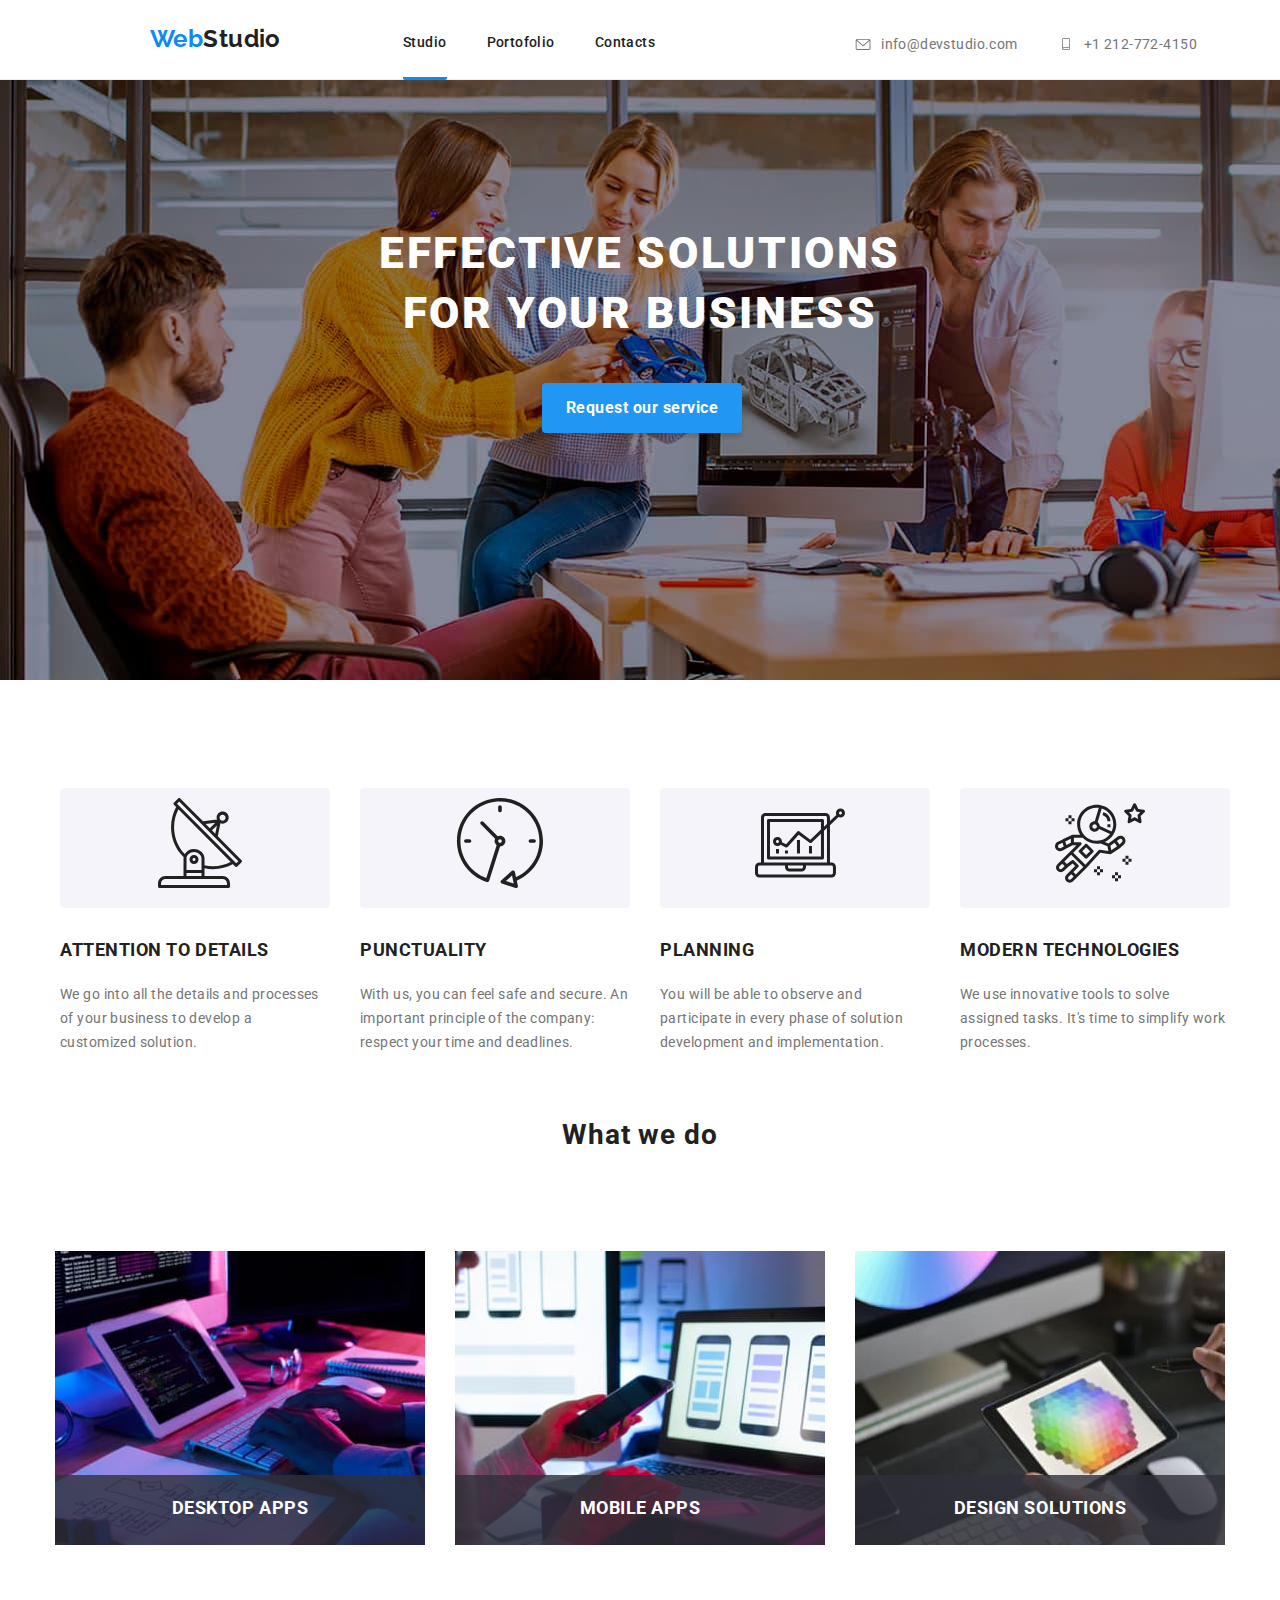
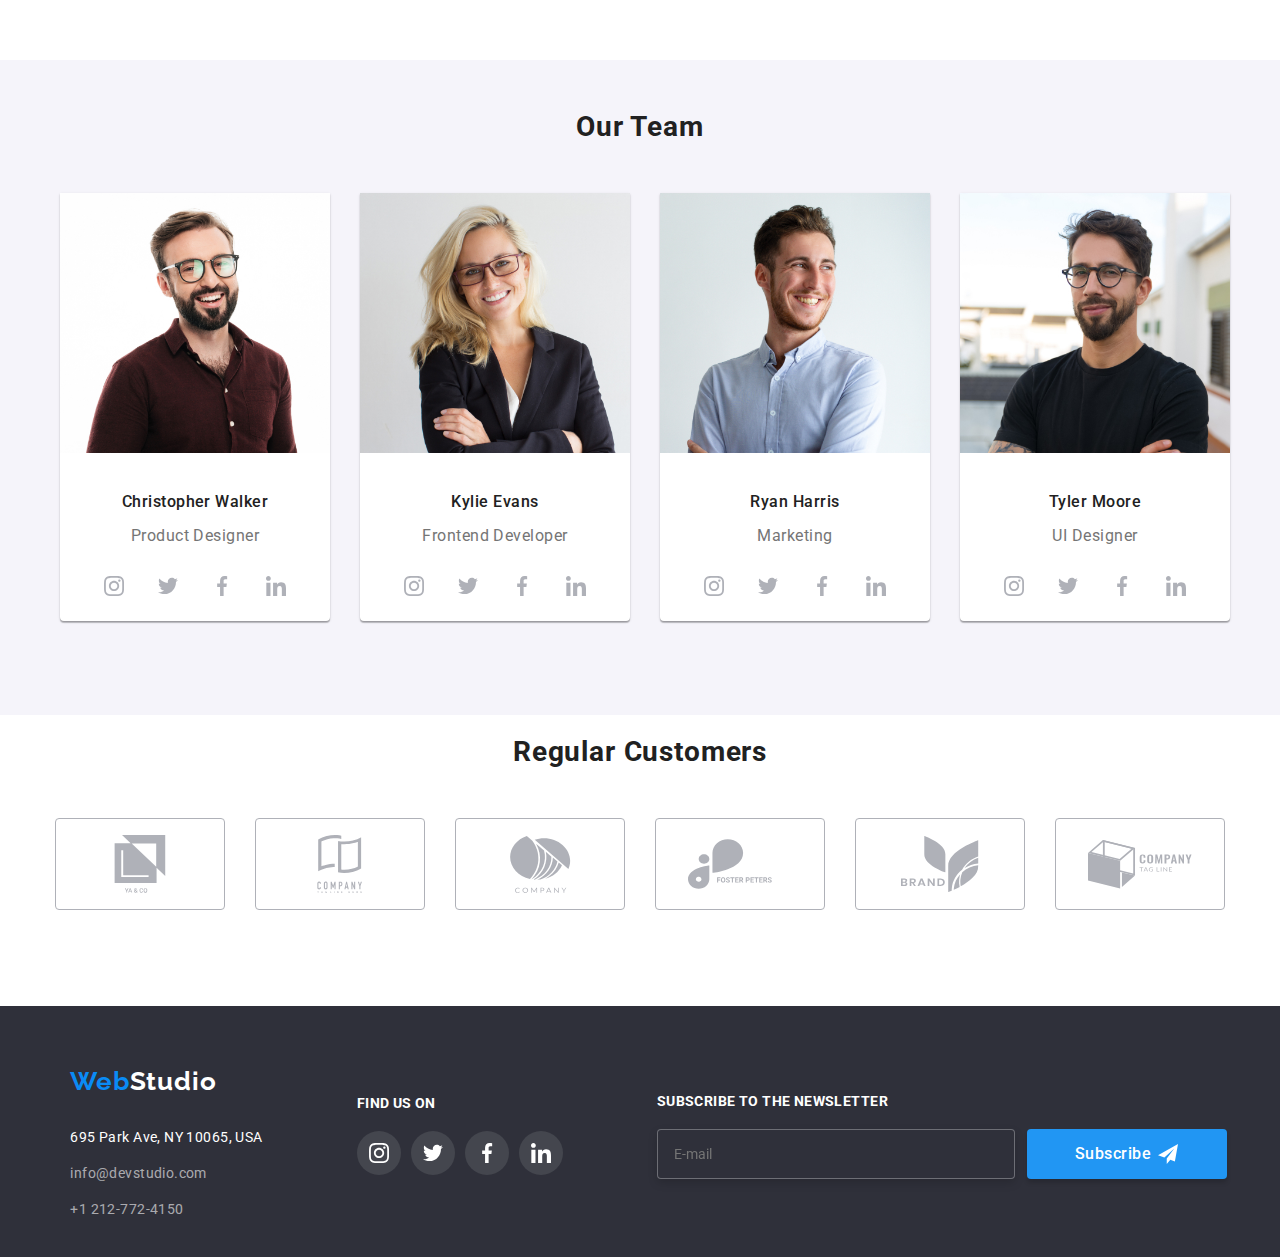
<file: index.html>
<!DOCTYPE html>
<html lang="en">
  <head>
    <meta charset="UTF-8" />
    <meta http-equiv="X-UA-Compatible" content="IE=edge" />
    <meta name="viewport" content="width=device-width, initial-scale=1.0" />
    <title>WebStudio</title>
    <link
      rel="stylesheet"
      href="https://cdnjs.cloudflare.com/ajax/libs/modern-normalize/1.0.0/modern-normalize.min.css"
    />
    <link rel="stylesheet" href="css/main.min.css" />
  </head>
  <style>
    ul {
      list-style-type: none;
    }
    li {
      list-style-type: none;
    }
  </style>
  <body>
    <header class="header">
      <div class="container">
        <a class="logo" href="index.html"><span class="logo-span">Web</span>Studio</a>
        <nav class="navigation  js-menu-container " >
          <button class="js-close-menu  button--close-menu">&times;</button>
          <div>
            <ul class="navigation__links">
              <li class="header__hidden">
                <a class="nav-border" href="index.html">Studio</a></li>
              <li class="header__hidden">
                <a 
                  href="portofolio.html"
                  link="http://127.0.0.1:5500/portofolio.html"
                  >Portofolio</a
                >
              </li>
              <li class="header__hidden">
                
                <a 
                href="contacts.html">Contacts</a>
              </li>
            </ul>
          </div>
          <div>
            <ul class="navigation__contact">           
              <li>               
                <a class="navigation__contact--mail mobile-mail" href="mailto:info@devstudio.com"
                >info@devstudio.com
                 <svg class="header-svg">
                  <use href="./symbol-defs.svg#icon-envelope"></use>
                </svg>
                   </a>
              </li>
              <li> 
                <a class="navigation__contact--telephone mobile-tel" href="tel:12127724150">+1 212-772-4150
                  <svg class="header-svg">
                    <use href="./symbol-defs.svg#icon-smartphone" >
                    </use>
                  </svg>
                </a>
              </li>
            </ul>
          </div>
          <div>
            <ul class="nav-links">
                <li>
                    Instagram
                </li>
                <li>|</li>
                <li>
                    Twitter
                </li>
                <li>|</li>
                <li>
                    Facebook
                </li>
                <li>|</li>
                <li>
                    LinkedIn
                </li>
            </ul>
        </div>
        </nav>
        <button
          class="menu-toggle js-open-menu"
          aria-expanded="false"
          aria-controls="mobile-menu"
        >
          <svg
            width="24"
            height="24"
            fill="currentColor"
            viewBox="0 0 20 20"
            xmlns="http://www.w3.org/2000/svg"
          >
            <path
              fill-rule="evenodd"
              d="M3 5a1 1 0 011-1h12a1 1 0 110 2H4a1 1 0 01-1-1zM3 10a1 1 0 011-1h12a1 1 0 110 2H4a1 1 0 01-1-1zM3 15a1 1 0 011-1h12a1 1 0 110 2H4a1 1 0 01-1-1z"
              clip-rule="evenodd"
            ></path>
          </svg>
        </button>

      
      </div>
    </header>
      </div>
    </header>
    <main>
      <!--Hero section-->
      <section class="section hero-section">
        <div class="container">
          <h1 class="hero-section__title">EFFECTIVE SOLUTIONS FOR YOUR BUSINESS</h1>
          <button 
          data-modal-open class="button hero-section__btn " type="button">Request our service</button>
        </div>
      </section>
      <!--Advantages section-->
      <section class="section section-advantages">
        <div class="container">
            
          <ul class="symbol-list__ul">
              <div class="advantages__flex">
              <div class="symbol-list">
              <li class="symbol-list__symbol">
                <svg  >
                  <use href="./symbol-defs.svg#icon-antenna-1"></use>
                </svg>
              </li>
                <div class="advantages__item">
                <h4 class="advantages__title">ATTENTION TO DETAILS</h4>
                <p class="advantages__text">
                  We go into all the details and processes of your business to
                  develop a customized solution.
                </p>
                </div>
              
              </div>   
            
              
              <div class="symbol-list">
              <li class="symbol-list__symbol">
                <svg>
                  <use href="./symbol-defs.svg#icon-clock-1"></use>
                </svg> 
              </li>
                <div class="advantages__item">
                <h4 class="advantages__title">PUNCTUALITY</h4>
                <p class="advantages__text">
                  With us, you can feel safe and secure. An important principle of
                  the company: respect your time and deadlines.
                </p>
                </div>
               
             </div>   
            </div>
                 <div class="advantages__flex">
              <div class="symbol-list">
              <li class="symbol-list__symbol">
                <svg>
                  <use href="./symbol-defs.svg#icon-diagram-1"></use>
                </svg>
              </li>
                <div class="advantages__item">
                <h4 class="advantages__title">PLANNING</h4>
                <p class="advantages__text">
                  You will be able to observe and participate in every phase of
                  solution development and implementation.
                </p>
                </div>
              
              </div>

              <div class="symbol-list">
              <li class="symbol-list__symbol">
                <svg>
                  <use href="./symbol-defs.svg#icon-astronaut-1"></use>
                </svg>
              </li>
                <div class="advantages__item">
                <h4 class="advantages__title">MODERN TECHNOLOGIES</h4>
              <p class="advantages__text">
                We use innovative tools to solve assigned tasks. It's time to
                simplify work processes.
              </p>
              </div>
              
             </div>
            </div> 
            </ul> 
          </div> 
            

          <!--WORK-->
          <div class=" work__section">
          <h2 class=" section__title work-title">What we do</h2>
          <ul class="work">
            <div class="work__box" >
            <li>
              <img
              class="work__box--images"
                src="./images/tablet.jpg"
                alt="tablet coding"
                width="370px"
                height="294px"
              />
              <div class="work__box--text-box">
              <h4 class="work__box--pictures-text">DESKTOP APPS</h4>
            </div>
            </li>
          </div>
          <div class="work__box" >
            <li>

              <img
                class="work__box--images"
                src="./images/laptop.jpg"
                alt="laptop work"
                width="370px"
                height="294px"
              />
              <div class="work__box--text-box">
              <h4 class="work__box--pictures-text">MOBILE APPS</h4>
              </div>
            </li>
          </div>
            <div class="work__box" >
            <li>
              <img
                class="work__box--images"
                src="./images/colors.jpg"
                alt="tablet colors"
                width="370px"
                height="294px"
              />
              <div class="work__box--text-box">
              <h4 class="work__box--pictures-text">DESIGN SOLUTIONS</h4>
            </div>
          </li>
        </div>
          </ul>
        </div>
      </section>
    </div>
      <!--TEAM-->
      <section class="section team">
        <div class="container">
           <h2 class="section__title">Our Team</h2>
             <ul class="cards"> 
                <li>
                  
                     <div class="cards__card ">
                       <img
                        class="cards__pictures"
                        srcset="
                        ./images/team-1-480.jpeg 480W ./images/team-1-960.jpeg 960W
                       "
                       src="./images/team-1-480.jpeg"
                        alt="first team member image"
                       />

                       <h4 class="cards__card--card-title">Christopher Walker</h4>
                        <p class="cards__card--card-text">Product Designer</p>
                
                          <div class="cards__social-links">
                          <a href="https://www.instagram.com"
                    
                            aria-label="Instagram">
                           <svg >
                               <use href="./symbol-defs.svg#icon-instagram-2"></use>
                               </svg>
                            </a>
                             <a href="https://www.twitter.com"
                        
                             aria-label="Twitter">
                           <svg>
                              <use href="./symbol-defs.svg#icon-twitter-1"></use>
                            </svg>
                           </a>
                            <a href="https://www.facebook.com"
                  
                           aria-label="Facebook">
                            <svg>
                          <use href="./symbol-defs.svg#icon-facebook-1"></use>
                         </svg>
                         </a>
                          <a href="https://www.linkedin.com"
                  
                         aria-label="LinkedIn">
                          <svg>
                          <use href="./symbol-defs.svg#icon-linkedin-1"></use>
                         </svg>
                         </a>
                      </div>   
                     </div>         
                           </li>
                          <li>
                     <div class="cards__card">
                       <img
                      class="cards__pictures"
                       srcset="
                       ./images/team-2-480.jpg 480W ./images/team-2-960.jpg 960W
                     "
                     src=" ./images/team-2-480.jpg"
                      alt="second team member
                       image"
                       />
                       <h4 class="cards__card--card-title">Kylie Evans</h4>
                        <p class="cards__card--card-text">Frontend Developer</p>
                     <div class="cards__social-links">
                     <a href="https://www.instagram.com"
                  
                       aria-label="Instagram">
                        <svg >
                        <use href="./symbol-defs.svg#icon-instagram-2"></use>
                       </svg>
                        </a>
                     <a href="https://www.twitter.com"
                
                     aria-label="Twitter">
                       <svg>
                            <use href="./symbol-defs.svg#icon-twitter-1"></use>
                        </svg>
                      </a>
                      <a href="https://www.facebook.com"
                
                      aria-label="Facebook">
                       <svg>
                        <use href="./symbol-defs.svg#icon-facebook-1"></use>
                        </svg>
                      </a>
                        <a href="https://www.linkedin.com"
                
                      aria-label="LinkedIn">
                        <svg>
                        <use href="./symbol-defs.svg#icon-linkedin-1"></use>
                         </svg>
                     </a>
                     </div> 
                    </div> 
                  
                  </li>

               
               <li>
               <div class="cards__card">
                  <img
                      class="cards__pictures"
                      srcset="
                      ./images/team-3-480.jpg 480W ./images/team-3-960.jpg 960W
                      "
                    src=" ./images/team-3-480.jpg"
                    alt="third team member
                   image"
                   />
                      <h4 class="cards__card--card-title">Ryan Harris</h4>
                      <p class="cards__card--card-text">Marketing</p>
                    <div class="cards__social-links">
                  <a href="https://www.instagram.com"
                  
                  aria-label="Instagram">
                    <svg >
                        <use href="./symbol-defs.svg#icon-instagram-2"></use>
                    </svg>
                  </a>
                <a href="https://www.twitter.com"
                
                aria-label="Twitter">
                    <svg>
                        <use href="./symbol-defs.svg#icon-twitter-1"></use>
                    </svg>
                  </a>
                <a href="https://www.facebook.com"
                
                aria-label="Facebook">
                    <svg>
                        <use href="./symbol-defs.svg#icon-facebook-1"></use>
                    </svg>
                  </a>
                <a href="https://www.linkedin.com"
                
                aria-label="LinkedIn">
                    <svg>
                        <use href="./symbol-defs.svg#icon-linkedin-1"></use>
                    </svg>
                  </a>
                </div>   
               </div>         
               </li>
               <li>
               <div class="cards__card">
                <img
                class="cards__pictures"
                srcset="
                ./images/team-4-480.jpg 468W ./images/team-4-960.jpg 960W
                "
                src=" ./images/team-4-480.jpg"
                alt="last team member
                image"
                />

                <h4 class="cards__card--card-title">Tyler Moore</h4>
                <p class="cards__card--card-text">UI Designer</p>
                <div class="cards__social-links">
                  <a href="https://www.instagram.com"
                  
                  aria-label="Instagram">
                    <svg >
                        <use href="./symbol-defs.svg#icon-instagram-2"></use>
                    </svg>
                  </a>
                <a href="https://www.twitter.com"
                
                aria-label="Twitter">
                    <svg>
                        <use href="./symbol-defs.svg#icon-twitter-1"></use>
                    </svg>
                  </a>
                <a href="https://www.facebook.com"
                
                aria-label="Facebook">
                    <svg>
                        <use href="./symbol-defs.svg#icon-facebook-1"></use>
                    </svg>
                  </a>
                <a href="https://www.linkedin.com"
                
                aria-label="LinkedIn">
                    <svg>
                        <use href="./symbol-defs.svg#icon-linkedin-1"></use>
                    </svg>
                  </a>
                </div>    
               </div>        
               </li>
             </ul>
        </div>
      </section>

      <!--Regular customers-->
      <section class="section section-customers">
        <div class="container">
          <h2 class="section__title customers-section">Regular Customers</h2>
          <div class="customers">
            <div > <svg class="customers__svg">
              <use href="./symbol-defs.svg#icon-company1"></use>
            </svg></div>
            <div><svg class="customers__svg">
              <use href="./symbol-defs.svg#icon-company2"></use>
            </svg></div>
            <div><svg class="customers__svg">
              <use href="./symbol-defs.svg#icon-company3"></use>
            </svg></div>
            <div><svg class="customers__svg">
              <use href="./symbol-defs.svg#icon-company4"></use>
            </svg></div>
            <div><svg class="customers__svg">
              <use href="./symbol-defs.svg#icon-company5"></use>
            </svg></div>
            <div><svg class="customers__svg" >
              <use href="./symbol-defs.svg#icon-company6"></use>
            </svg></div>
          </div>
        </div>
      </section>
    </main>

    <!--FOOTER-->
    <footer class="footer">
      <div class="container">
        <div class="footer-flex">
        <div class="footer__divide">
        <div >
        <a class="footer__logo" href="index.html"><span class="logo-span">Web</span>Studio</a>
        <address class="footer__address">
          695 Park Ave, NY 10065, USA <br />
          <a class="footer__address--mail" href="mailto:info@devstudio.com"
            >info@devstudio.com</a
          >
          <a class="footer__address--tel" href="tel:12127724150">+1 212-772-4150</a>
        </address>
        </div>
        </div>
      
       <div class="left-footer">
        <h5 class="footer-title">Find us on</h5>
        <div class="footer__social-links">
          <a href="https://www.instagram.com"
            aria-label="Instagram">
            <svg >
                <use href="./symbol-defs.svg#icon-instagram-2"></use>
            </svg>
            </a>
            <a href="https://www.twitter.com"
             aria-label="Twitter">
            <svg>
                <use href="./symbol-defs.svg#icon-twitter-1"></use>
            </svg>
          </a>
            <a href="https://www.facebook.com"
           aria-label="Facebook">
            <svg>
                <use href="./symbol-defs.svg#icon-facebook-1"></use>
            </svg>
          </a>
            <a href="https://www.linkedin.com"
             aria-label="LinkedIn">
            <svg>
                <use href="./symbol-defs.svg#icon-linkedin-1"></use>
            </svg>
             </a>
         </div>
       </div>        
        <div class="right-footer">
       <form class="form-footer">
        <h5 class="form-text">Subscribe to the newsletter</h5>
        <div role="group" class="form-footer__group">
            <input class="form-footer__input" id="E-mail" name="E-mail" type="E-mail" placeholder="E-mail" /> 
                
          <button class="button form-footer__btn" type="submit" >Subscribe  
            <svg class="form-footer__svg">
              <use href="./icons.svg#icon-icon-send"></use>
          </svg>   
          </button>   
                  
       </div>
        </form>
       </div>    
        </div>
      </div>
    </footer>
    <!--MODAL-->
    <div class="modal is-hidden" data-modal>
      <div class="modal__content">
        <button class="button modal__close-btn" data-modal-close>&times;</button> 
        <h1 class="modal__title">Leave your information and we'll call you back</h1>
        <form class="form">
          <div role="group" class="form__group">
              <label for="name">Name</label>
              <input id="name" name="name" type="text" />
              <svg class="form__group--icon">
                  <use href="./icons.svg#icon-person-black"></use>
              </svg>
          </div>
          <div role="group" class="form__group">
              <label for="name">Telephone</label>
              <input id="name" name="telephone" type="tel" />
              <svg class="form__group--icon">
                  <use href="./icons.svg#icon-phone-black"></use>
              </svg>
          </div>
          <div role="group" class="form__group">
              <label for="name">E-mail</label>
              <input id="name" name="e-mail" type="mail" />
              <svg class="form__group--icon">
                  <use href="./icons.svg#icon-email-black"></use>
              </svg>
          </div>
          <div role="group" class=" form__group">
              <label for="name">Comments</label>
              <textarea name="comments" class="form__group--textarea" rows="5" placeholder="Enter the text"></textarea>
          </div>
          <div class="form__group--checkbox">
            <label class="form__group--checkbox-label">
            <input
                class="form__group--checkbox-input"
                type="checkbox"
              />
              <svg class="form__group--checkbox-svg">
                <use href="/icons.svg#icon-check-icon"></use>
              </svg>      
            </label>
              <span class="form__group--terms-text">I agree with the letter and accept the <a class="form__group--terms" href="https://www.websitepolicies.com/blog/sample-terms-conditions-template" target="blank
                ">Terms and Conditions </a></span>
          </div>
          <div class="form__group--btn">
              <button type="submit" class="button form__group--button">Send</button>
          </div>
      </form>
      </div>
    </div>
    <script src="./js/modal.js" type="text/javascript"></script>
    <script src="./js/mobile-menu.js" type="text/javascript"></script>
    <script>
      feather.replace();
    </script>
  </body>
</html>
</file>
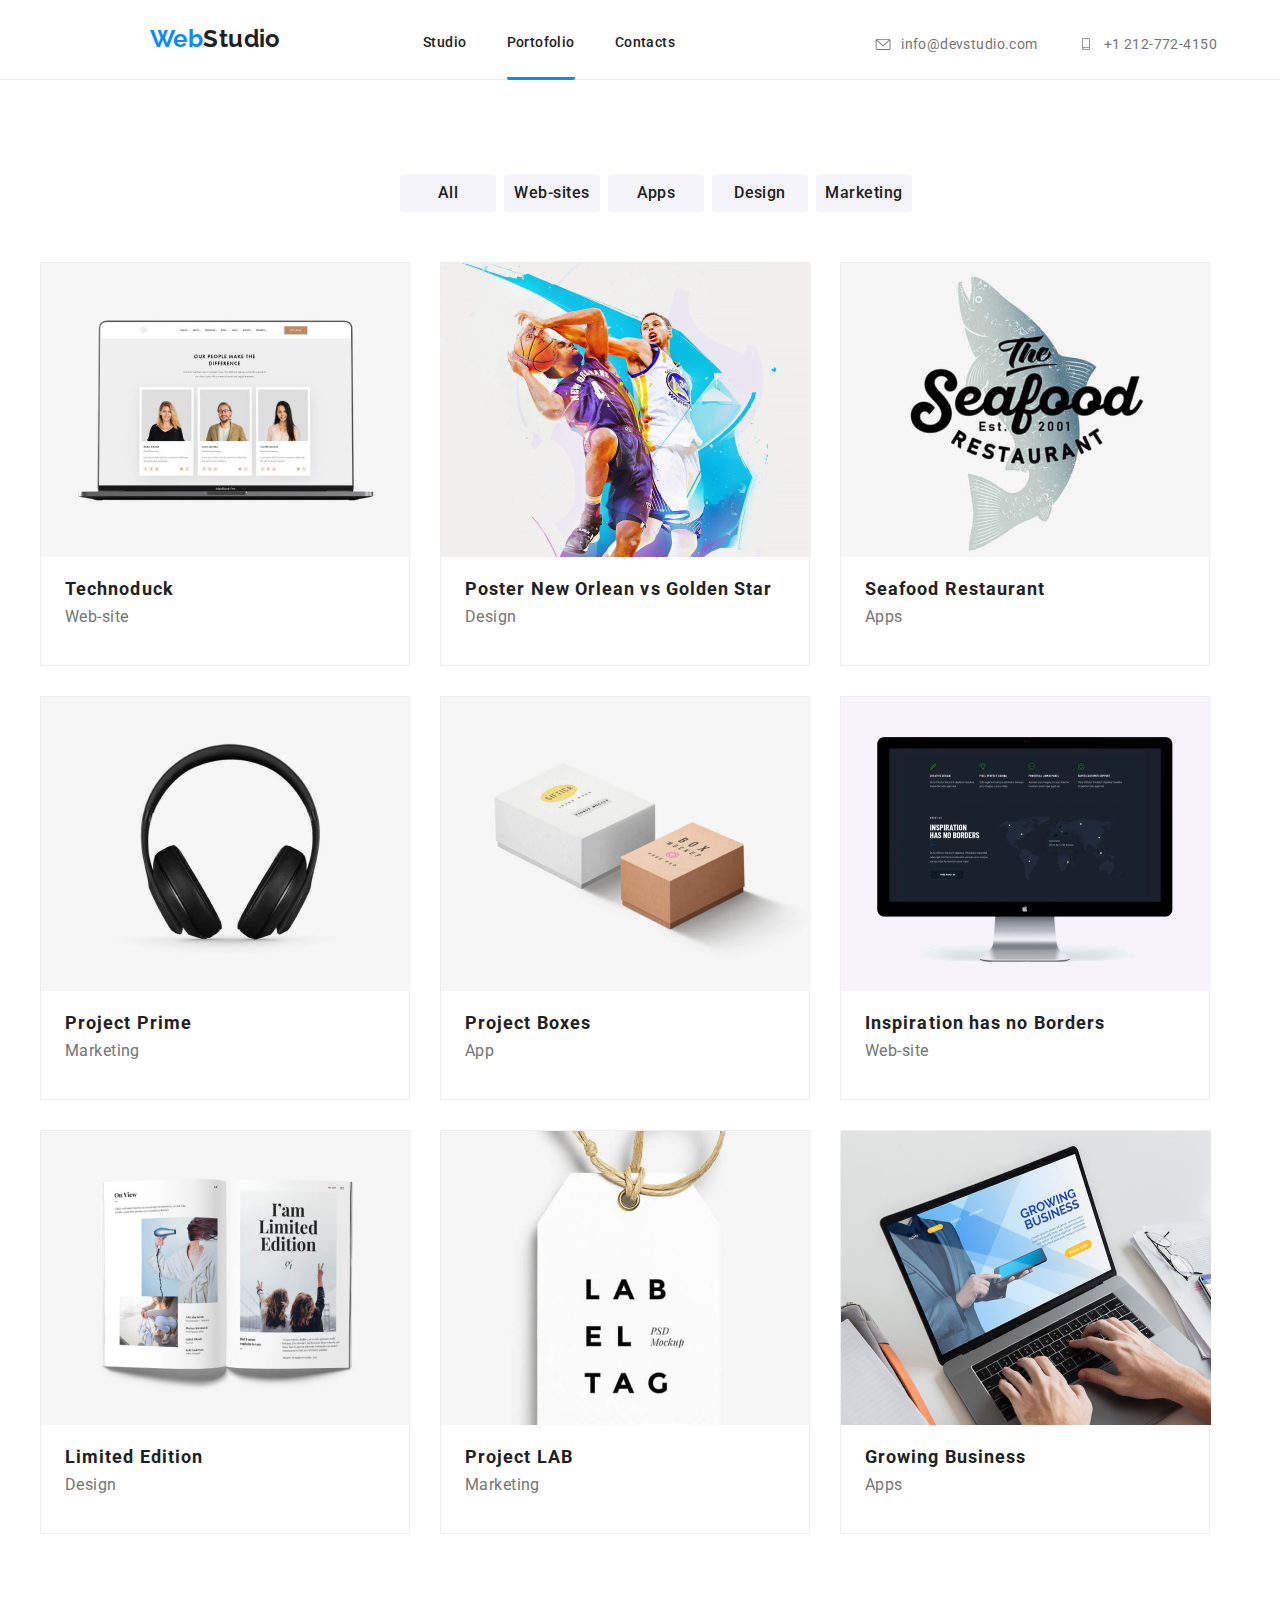
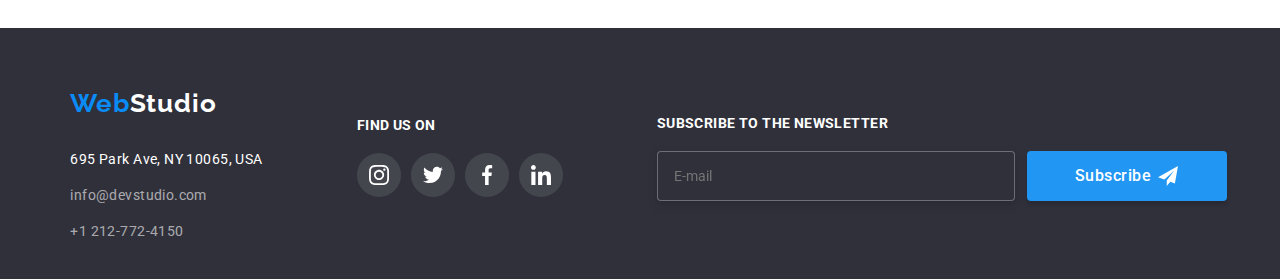
<file: portofolio.html>
<!DOCTYPE html>
<html lang="en">
  <head>
    <meta charset="UTF-8" />
    <meta http-equiv="X-UA-Compatible" content="IE=edge" />
    <meta name="viewport" content="width=device-width, initial-scale=1.0" />
    <title>WebStudio</title>
    <link
      rel="stylesheet"
      href="https://cdnjs.cloudflare.com/ajax/libs/modern-normalize/1.0.0/modern-normalize.min.css"
    />
    <link rel="stylesheet" href="css/main.min.css" />
    <style>
      ul {
        list-style-type: none;
      }
      li {
        list-style-type: none;
      }
    </style>
  </head>
  <body>
    <header class="header">
      <div class="container">
        <nav class="navigation">
          <div>
            <ul class="navigation__links">
              <li>
                <a class="logo" href="index.html"
                  ><span class="logo-span">Web</span>Studio</a
                >
              </li>
              <li>
                <a href="index.html">Studio</a>
              </li>
              <li>
                <a
                  class="nav-border"
                  href="portofolio.html"
                  link="http://127.0.0.1:5500/portofolio.html"
                  >Portofolio</a
                >
              </li>
              <li>
                <a href="contacts.html">Contacts</a>
              </li>
            </ul>
          </div>
          <div>
            <ul class="navigation__contact">
              <li>
                <a
                  class="navigation__contact--mail"
                  href="mailto:info@devstudio.com"
                  >info@devstudio.com
                  <svg class="header-svg">
                    <use href="./symbol-defs.svg#icon-envelope"></use>
                  </svg>
                </a>
              </li>
              <li>
                <a class="navigation__contact--telephone" href="tel:12127724150"
                  >+1 212-772-4150
                  <svg class="header-svg">
                    <use href="./symbol-defs.svg#icon-smartphone"></use>
                  </svg>
                </a>
              </li>
            </ul>
          </div>
        </nav>
      </div>
    </header>
    <main>
      <section>
        <div class="container">
          <ul class="container-flex">
            <li>
              <button class="button" style="margin-right: 8px" type="button">
                All
              </button>
            </li>
            <li>
              <button class="button" style="margin-right: 8px" type="button">
                Web-sites
              </button>
            </li>
            <li>
              <button class="button" style="margin-right: 8px" type="button">
                Apps
              </button>
            </li>
            <li>
              <button class="button" style="margin-right: 8px" type="button">
                Design
              </button>
            </li>
            <li>
              <button class="button" style="margin-right: 8px" type="button">
                Marketing
              </button>
            </li>
          </ul>
        </div>
      </section>
      <section>
        <div class="container">
          <ul class="cards-portofolio">
            <li>
              <div class="cards-portofolio__card">
                <div class="cards-portofolio__overlay">
                  <img src="./images/cards.jpg" alt="cards" />
                  <div class="cards-portofolio__overlay--item">
                    <p class="cards-portofolio__overlay--item-text">
                      Technoduck is a state-of-the-art coronavirus distribution
                      platform. Companies use this platform for digital
                      espionage and attacks on competitors' secure servers.
                    </p>
                  </div>
                </div>
                <h4 class="cards-portofolio__card--title">Technoduck</h4>
                <p class="cards-portofolio__card--text">Web-site</p>
              </div>
            </li>
            <li>
              <div class="cards-portofolio__card">
                <div class="cards-portofolio__overlay">
                  <img src="./images/basketball.jpg" alt="basketball players" />
                  <div class="cards-portofolio__overlay--item">
                    <p class="cards-portofolio__overlay--item-text">
                      Technoduck is a state-of-the-art coronavirus distribution
                      platform. Companies use this platform for digital
                      espionage and attacks on competitors' secure servers.
                    </p>
                  </div>
                </div>
                <h4 class="cards-portofolio__card--title">
                  Poster New Orlean vs Golden Star
                </h4>
                <p class="cards-portofolio__card--text">Design</p>
              </div>
            </li>
            <li>
              <div class="cards-portofolio__card">
                <div class="cards-portofolio__overlay">
                  <img
                    src="./images/seafood-restaurant.jpg"
                    alt="seafood restaurant"
                  />
                  <div class="cards-portofolio__overlay--item">
                    <p class="cards-portofolio__overlay--item-text">
                      Technoduck is a state-of-the-art coronavirus distribution
                      platform. Companies use this platform for digital
                      espionage and attacks on competitors' secure servers.
                    </p>
                  </div>
                </div>
                <h4 class="cards-portofolio__card--title">
                  Seafood Restaurant
                </h4>
                <p class="cards-portofolio__card--text">Apps</p>
              </div>
            </li>
            <li>
              <div class="cards-portofolio__card">
                <div class="cards-portofolio__overlay">
                  <img src="./images/headphones.jpg" alt="headphones" />
                  <div class="cards-portofolio__overlay--item">
                    <p class="cards-portofolio__overlay--item-text">
                      Technoduck is a state-of-the-art coronavirus distribution
                      platform. Companies use this platform for digital
                      espionage and attacks on competitors' secure servers.
                    </p>
                  </div>
                </div>
                <h4 class="cards-portofolio__card--title">Project Prime</h4>
                <p class="cards-portofolio__card--text">Marketing</p>
              </div>
            </li>
            <li>
              <div class="cards-portofolio__card">
                <div class="cards-portofolio__overlay">
                  <img src="./images/boxes.jpg" alt="boxes" />
                  <div class="cards-portofolio__overlay--item">
                    <p class="cards-portofolio__overlay--item-text">
                      Technoduck is a state-of-the-art coronavirus distribution
                      platform. Companies use this platform for digital
                      espionage and attacks on competitors' secure servers.
                    </p>
                  </div>
                </div>
                <h4 class="cards-portofolio__card--title">Project Boxes</h4>
                <p class="cards-portofolio__card--text">App</p>
              </div>
            </li>
            <li>
              <div class="cards-portofolio__card">
                <div class="cards-portofolio__overlay">
                  <img src="./images/computer.jpg" alt="computer" />
                  <div class="cards-portofolio__overlay--item">
                    <p class="cards-portofolio__overlay--item-text">
                      Technoduck is a state-of-the-art coronavirus distribution
                      platform. Companies use this platform for digital
                      espionage and attacks on competitors' secure servers.
                    </p>
                  </div>
                </div>
                <h4 class="cards-portofolio__card--title">
                  Inspiration has no Borders
                </h4>
                <p class="cards-portofolio__card--text">Web-site</p>
              </div>
            </li>
            <li>
              <div class="cards-portofolio__card">
                <div class="cards-portofolio__overlay">
                  <img src="./images/magazine.jpg" alt="magazines" />
                  <div class="cards-portofolio__overlay--item">
                    <p class="cards-portofolio__overlay--item-text">
                      Technoduck is a state-of-the-art coronavirus distribution
                      platform. Companies use this platform for digital
                      espionage and attacks on competitors' secure servers.
                    </p>
                  </div>
                </div>
                <h4 class="cards-portofolio__card--title">Limited Edition</h4>
                <p class="cards-portofolio__card--text">Design</p>
              </div>
            </li>
            <li>
              <div class="cards-portofolio__card">
                <div class="cards-portofolio__overlay">
                  <img src="./images/label.jpg" alt="label" />
                  <div class="cards-portofolio__overlay--item">
                    <p class="cards-portofolio__overlay--item-text">
                      Technoduck is a state-of-the-art coronavirus distribution
                      platform. Companies use this platform for digital
                      espionage and attacks on competitors' secure servers.
                    </p>
                  </div>
                </div>
                <h4 class="cards-portofolio__card--title">Project LAB</h4>
                <p class="cards-portofolio__card--text">Marketing</p>
              </div>
            </li>
            <li>
              <div class="cards-portofolio__card">
                <div class="cards-portofolio__overlay">
                  <img src="./images/laptop2.jpg" alt="laptop2" />
                  <div class="cards-portofolio__overlay--item">
                    <p class="cards-portofolio__overlay--item-text">
                      Technoduck is a state-of-the-art coronavirus distribution
                      platform. Companies use this platform for digital
                      espionage and attacks on competitors' secure servers.
                    </p>
                  </div>
                </div>
                <h4 class="cards-portofolio__card--title">Growing Business</h4>
                <p class="cards-portofolio__card--text">Apps</p>
              </div>
            </li>
          </ul>
        </div>
      </section>
    </main>
    <footer class="footer">
      <div class="container">
        <div class="footer-flex">
          <div class="footer__divide">
            <div>
              <a class="footer__logo" href="index.html"
                ><span class="logo-span">Web</span>Studio</a
              >
              <address class="footer__address">
                695 Park Ave, NY 10065, USA <br />
                <a
                  class="footer__address--mail"
                  href="mailto:info@devstudio.com"
                  >info@devstudio.com</a
                >
                <a class="footer__address--tel" href="tel:12127724150"
                  >+1 212-772-4150</a
                >
              </address>
            </div>
          </div>

          <div class="left-footer">
            <h5 class="footer-title">Find us on</h5>
            <div class="footer__social-links">
              <a href="https://www.instagram.com" aria-label="Instagram">
                <svg>
                  <use href="./symbol-defs.svg#icon-instagram-2"></use>
                </svg>
              </a>
              <a href="https://www.twitter.com" aria-label="Twitter">
                <svg>
                  <use href="./symbol-defs.svg#icon-twitter-1"></use>
                </svg>
              </a>
              <a href="https://www.facebook.com" aria-label="Facebook">
                <svg>
                  <use href="./symbol-defs.svg#icon-facebook-1"></use>
                </svg>
              </a>
              <a href="https://www.linkedin.com" aria-label="LinkedIn">
                <svg>
                  <use href="./symbol-defs.svg#icon-linkedin-1"></use>
                </svg>
              </a>
            </div>
          </div>
          <div class="right-footer">
            <form class="form-footer">
              <h5 class="form-text">Subscribe to the newsletter</h5>
              <div role="group" class="form-footer__group">
                <input
                  class="form-footer__input"
                  id="E-mail"
                  name="E-mail"
                  type="E-mail"
                  placeholder="E-mail"
                />

                <button class="button form-footer__btn" type="submit">
                  Subscribe
                  <svg class="form-footer__svg">
                    <use href="./icons.svg#icon-icon-send"></use>
                  </svg>
                </button>
              </div>
            </form>
          </div>
        </div>
      </div>
    </footer>
  </body>
</html>
</file>
<file: css/main.min.css>
@import"https://fonts.googleapis.com/css2?family=Raleway:wght@700&family=Roboto:wght@400;500;700;900&display=swap";:root{--tablet-breakpoint: 481px;--desktop-breakpoint: 769px;--link-color: #2196f3;--text-color: #ffffff;--heading-color: #212121;--alternative-color: #2f303a;--text-font-family: Roboto, sans-serif;--logo-font-family: Raleway, sans-serif}.section{padding-top:94px;padding-bottom:94px}.container{max-width:480px;margin:0 auto}.container-flex{display:flex;justify-content:center;margin-top:94px;margin-bottom:50px}@media screen and (min-width: 481px){.container{margin:0 auto;max-width:768px}}@media screen and (min-width: 769px){.container{margin:0 auto;max-width:1200px}}.button{cursor:pointer;display:flex;justify-content:center;align-items:center;width:96px;height:38px;font-family:"Roboto",sans-serif;font-style:normal;font-weight:500;font-size:16px;text-align:center;letter-spacing:.03em;border:0;color:#212121;background:#f5f4fa;border-radius:4px}.button li{margin-right:8px}.button:hover{background-color:#2196f3;color:#fff;box-shadow:0px 3px 1px rgba(0,0,0,.1),0px 1px 2px rgba(0,0,0,.08),0px 2px 2px rgba(0,0,0,.12);cursor:pointer;border-radius:4px;transition-duration:250ms;transition-timing-function:cubic-bezier(0.4, 0, 0.2, 1)}.modal{position:fixed;left:0;top:192px;bottom:0;right:0;width:100vw;height:100vh;display:flex;justify-content:center;align-items:center;z-index:2;transition-duration:250ms;transition-timing-function:cubic-bezier(0.4, 0, 0.2, 1)}.modal__content{padding:40px;background:#fff;margin:0 auto;position:relative;box-shadow:0px 1px 3px rgba(0,0,0,.12),0px 1px 1px rgba(0,0,0,.14),0px 2px 1px rgba(0,0,0,.2);border-radius:4px;width:450px;height:609px}.modal__title{font-family:"Roboto",sans-serif;font-style:normal;font-weight:700;font-size:20px;line-height:23px;letter-spacing:.03em;padding-left:0;color:#212121}.modal__close-btn{background:#fff;border:1px solid rgba(0,0,0,.1);border-radius:50%;width:30px;height:30px;color:#212121;outline:none;position:absolute;right:8px;top:8px;transform:scale(1.1)}.modal__close-btn:hover{background:#fff;border:1px solid #e5e5e5;border-radius:50%;color:#0a8bf5;cursor:pointer}.is-hidden{transform:scale(1.1);visibility:hidden;opacity:1;pointer-events:auto}.form__group{position:relative;display:flex;flex-direction:column;gap:4px}.form__group+.form__group{margin-top:10px}.form__group>*:nth-child(1){font-family:"Roboto",sans-serif;font-family-style:normal;font-family-weight:400;font-family-size:12px;line-height:14px;letter-spacing:.01em;color:#757575}.form__group>*:nth-child(2){padding:12px 40px;border:1px solid rgba(33,33,33,.2);border-radius:4px;cursor:pointer}.form__group--icon{position:absolute;width:20px;height:20px;margin-top:30px;margin-left:15px;color:#212121}.form__group--icon:hover{color:#0a8bf5;cursor:pointer}.form__group :nth-child(2):active,.form__group :nth-child(2):focus{border:1px solid #0a8bf5}.form__group:focus-within>svg{color:#0a8bf5}.form__group--textarea{resize:none;outline:none;font-family:"Roboto",sans-serif;font-family-style:normal;font-family-weight:400;font-family-size:14px;line-height:16px;letter-spacing:.01em;color:#212121}.form__group--terms{color:#0a8bf5;text-decoration:underline}.form__group--terms-text{margin-top:-4px}.form__group--checkbox{width:-moz-fit-content;width:fit-content;display:flex;justify-content:center;margin-top:25px;margin-bottom:30px;gap:14px}.form__group--checkbox input[type=checkbox]{display:none}.form__group--checkbox-label{border:2px solid #212121;border-radius:20%;width:16px;height:15px;position:relative;cursor:pointer}.form__group--checkbox-input{display:hidden}.form__group--checkbox-input:checked~.form__group--checkbox-svg{visibility:visible}.form__group--checkbox-input~.form__group--checkbox-svg{visibility:hidden}.form__group--checkbox-svg{position:relative;width:16px;height:15px;background:#2196f3;border-radius:2px;display:flex;cursor:pointer;margin:-2px}.form__group--checkbox-svg>svg{position:absolute;width:16px;height:17px;transition:fill 250ms ease-in-out}.form__group--button{width:200px;height:50px;border-radius:4px;border:#2196f3;background:#2196f3;box-shadow:0px 4px 4px rgba(255,248,248,.934);font-family:"Roboto",sans-serif;font-style:normal;box-shadow:0px 1px 3px #f7f4f4,0px 1px 1px #eee8e8,0px 2px 1px rgba(253,251,251,.999);color:#fff;box-shadow:0px 4px 4px rgba(0,0,0,.15);cursor:pointer}.form__group--btn{display:flex;justify-content:center;margin-top:20px}.form__group--button:hover,.form__group--button:focus{background:#0a67b3;transition-duration:250ms;transition-timing-function:cubic-bezier(0.4, 0, 0.2, 1)}input{padding:8px 16px;outline:none;border:1px solid #a9a9a9}@media screen and (min-width: 481px){.modal{position:fixed;top:250px;bottom:0;left:0;right:0;width:100vw;height:100vh;display:flex;justify-content:center;align-items:center;z-index:2;transition-duration:250ms;transition-timing-function:cubic-bezier(0.4, 0, 0.2, 1)}.modal__content{padding:40px;background:#fff;margin:0 auto;position:relative;box-shadow:0px 1px 3px rgba(0,0,0,.12),0px 1px 1px rgba(0,0,0,.14),0px 2px 1px rgba(0,0,0,.2);border-radius:4px;width:450px;height:609px}.modal__title{font-family:"Roboto",sans-serif;font-style:normal;font-weight:700;font-size:20px;line-height:23px;letter-spacing:.03em;padding-left:0;color:#212121}.modal__close-btn{background:#fff;border:1px solid rgba(0,0,0,.1);border-radius:50%;width:30px;height:30px;color:#212121;outline:none;position:absolute;right:8px;top:8px;transform:scale(1.1)}.modal__close-btn:hover{background:#fff;border:1px solid #e5e5e5;border-radius:50%;color:#0a8bf5;cursor:pointer}.is-hidden{transform:scale(1.1);visibility:hidden;opacity:1;pointer-events:auto}.form__group{position:relative;display:flex;flex-direction:column;gap:4px}.form__group+.form__group{margin-top:10px}.form__group>*:nth-child(1){font-family:"Roboto",sans-serif;font-family-style:normal;font-family-weight:400;font-family-size:12px;line-height:14px;letter-spacing:.01em;color:#757575}.form__group>*:nth-child(2){padding:12px 40px;border:1px solid rgba(33,33,33,.2);border-radius:4px;cursor:pointer}.form__group--icon{position:absolute;width:20px;height:20px;margin-top:30px;margin-left:15px;color:#212121}.form__group--icon:hover{color:#0a8bf5;cursor:pointer}.form__group :nth-child(2):active,.form__group :nth-child(2):focus{border:1px solid #0a8bf5}.form__group:focus-within>svg{color:#0a8bf5}.form__group--textarea{resize:none;outline:none;font-family:"Roboto",sans-serif;font-family-style:normal;font-family-weight:400;font-family-size:14px;line-height:16px;letter-spacing:.01em;color:#212121}.form__group--terms{color:#0a8bf5;text-decoration:underline}.form__group--terms-text{margin-top:-4px}.form__group--checkbox{width:-moz-fit-content;width:fit-content;display:flex;justify-content:center;margin-top:25px;margin-bottom:30px;gap:14px}.form__group--checkbox input[type=checkbox]{display:none}.form__group--checkbox-label{border:2px solid #212121;border-radius:20%;width:16px;height:15px;position:relative;cursor:pointer}.form__group--checkbox-input{display:hidden}.form__group--checkbox-input:checked~.form__group--checkbox-svg{visibility:visible}.form__group--checkbox-input~.form__group--checkbox-svg{visibility:hidden}.form__group--checkbox-svg{position:relative;width:16px;height:15px;background:#2196f3;border-radius:2px;display:flex;cursor:pointer;margin:-2px}.form__group--checkbox-svg>svg{position:absolute;width:16px;height:17px;transition:fill 250ms ease-in-out}.form__group--button{width:200px;height:50px;border-radius:4px;border:#2196f3;background:#2196f3;box-shadow:0px 4px 4px rgba(255,248,248,.934);font-family:"Roboto",sans-serif;font-style:normal;box-shadow:0px 1px 3px #f7f4f4,0px 1px 1px #eee8e8,0px 2px 1px rgba(253,251,251,.999);color:#fff;box-shadow:0px 4px 4px rgba(0,0,0,.15);cursor:pointer}.form__group--btn{display:flex;justify-content:center;margin-top:20px}.form__group--button:hover,.form__group--button:focus{background:#0a67b3;transition-duration:250ms;transition-timing-function:cubic-bezier(0.4, 0, 0.2, 1)}input{padding:8px 16px;outline:none;border:1px solid #a9a9a9}}@media screen and (min-width: 769px){.modal{position:fixed;top:0;bottom:0;left:0;right:0;background:rgba(25,28,38,.5);width:100vw;height:100vh;display:flex;justify-content:center;align-items:center;z-index:2;transition-duration:250ms;transition-timing-function:cubic-bezier(0.4, 0, 0.2, 1)}.modal__content{padding:40px;background:#fff;margin:0 auto;position:relative;box-shadow:0px 1px 3px rgba(0,0,0,.12),0px 1px 1px rgba(0,0,0,.14),0px 2px 1px rgba(0,0,0,.2);border-radius:4px;width:528px;height:581px}.modal__title{font-family:"Roboto",sans-serif;font-style:normal;font-weight:700;font-size:20px;line-height:23px;letter-spacing:.03em;padding-left:0;color:#212121}.modal__close-btn{background:#fff;border:1px solid rgba(0,0,0,.1);border-radius:50%;width:30px;height:30px;color:#212121;outline:none;position:absolute;right:8px;top:8px;transform:scale(1.1)}.modal__close-btn:hover{background:#fff;border:1px solid #e5e5e5;border-radius:50%;color:#0a8bf5;cursor:pointer}.is-hidden{transform:scale(1.1);visibility:hidden;opacity:1;pointer-events:auto}.form__group{position:relative;display:flex;flex-direction:column;gap:4px}.form__group+.form__group{margin-top:10px}.form__group>*:nth-child(1){font-family:"Roboto",sans-serif;font-family-style:normal;font-family-weight:400;font-family-size:12px;line-height:14px;letter-spacing:.01em;color:#757575}.form__group>*:nth-child(2){padding:12px 40px;border:1px solid rgba(33,33,33,.2);border-radius:4px;cursor:pointer}.form__group--icon{position:absolute;width:20px;height:20px;margin-top:30px;margin-left:15px;color:#212121}.form__group--icon:hover{color:#0a8bf5;cursor:pointer}.form__group :nth-child(2):active,.form__group :nth-child(2):focus{border:1px solid #0a8bf5}.form__group:focus-within>svg{color:#0a8bf5}.form__group--textarea{resize:none;outline:none;font-family:"Roboto",sans-serif;font-family-style:normal;font-family-weight:400;font-family-size:14px;line-height:16px;letter-spacing:.01em;color:#212121}.form__group--terms{color:#0a8bf5;text-decoration:underline}.form__group--terms-text{margin-top:-4px}.form__group--checkbox{width:-moz-fit-content;width:fit-content;display:flex;justify-content:center;margin-top:25px;margin-bottom:30px;gap:14px}.form__group--checkbox input[type=checkbox]{display:none}.form__group--checkbox-label{border:2px solid #212121;border-radius:20%;width:16px;height:15px;position:relative;cursor:pointer}.form__group--checkbox-input{display:hidden}.form__group--checkbox-input:checked~.form__group--checkbox-svg{visibility:visible}.form__group--checkbox-input~.form__group--checkbox-svg{visibility:hidden}.form__group--checkbox-svg{position:relative;width:16px;height:15px;background:#2196f3;border-radius:2px;display:flex;cursor:pointer;margin:-2px}.form__group--checkbox-svg>svg{position:absolute;width:16px;height:17px;transition:fill 250ms ease-in-out}.form__group--button{width:200px;height:50px;border-radius:4px;border:#2196f3;background:#2196f3;box-shadow:0px 4px 4px rgba(255,248,248,.934);font-family:"Roboto",sans-serif;font-style:normal;box-shadow:0px 1px 3px #f7f4f4,0px 1px 1px #eee8e8,0px 2px 1px rgba(253,251,251,.999);color:#fff;box-shadow:0px 4px 4px rgba(0,0,0,.15);cursor:pointer}.form__group--btn{display:flex;justify-content:center;margin-top:20px}.form__group--button:hover,.form__group--button:focus{background:#0a67b3;transition-duration:250ms;transition-timing-function:cubic-bezier(0.4, 0, 0.2, 1)}input{padding:8px 16px;outline:none;border:1px solid #a9a9a9}}.logo{color:var(--heading-color);font-family:"Raleway",sans-serif;font-weight:700;font-size:24px;position:absolute;top:16px;left:15px}.logo-span{color:#0a8bf5}.header{position:relative;height:60px}.navigation{display:none}.navigation.is-open{z-index:999;position:fixed;height:796px;width:480px;display:flex;flex-direction:column;background-color:#fff}.navigation.is-open .navigation__links{font-size:40px;margin-bottom:306px;line-height:47px;letter-spacing:.02em}.navigation.is-open .navigation__links li{margin-bottom:32px}.navigation.is-open .navigation__links:hover{color:#0a8bf5}.navigation.is-open .header-svg{display:none}.navigation.is-open .navigation__contact{display:flex;flex-direction:column-reverse;gap:32px}.navigation.is-open .navigation__contact a{color:#757575}.navigation.is-open .mobile-tel{font-size:34px}.navigation.is-open .mobile-mail{font-size:24px}.navigation.is-open .nav-links{margin-top:64px;display:flex;gap:10px}.navigation.is-open a:active{color:#0a8bf5}.navigation.is-open .button--close-menu{font-size:30px;position:absolute;width:0;height:0;top:20px;right:40px}.navigation .menu-container.is-open{transform:translateX(0);visibility:visible}button{width:35px;height:25px;border:none;padding:0}.menu-toggle{position:absolute;top:22px;right:16px;display:flex;align-items:center;justify-content:center;margin:0;padding:0;background-color:rgba(0,0,0,0);cursor:pointer;border:none;border-radius:50%;outline:none}@media screen and (min-width: 481px){.logo{font-size:24px;position:absolute;top:29px;left:15px;margin-right:0}.header{display:flex;position:relative;border-bottom:1px solid #ececec;height:80px}.header-svg{display:flex;width:16px;height:12px;margin-right:10px;margin-top:6px}.nav-border{border-bottom:3px solid #0a8bf5;border-radius:2px;padding-bottom:27px}.navigation{display:flex}.navigation a:hover{color:#0a8bf5}.navigation__links{display:flex;margin-left:225px;font-weight:500;margin-top:32px;margin-bottom:32px;-webkit-padding-start:0;padding-inline-start:0}.navigation__links li{margin-right:50px}.navigation__contact{display:flex;flex-direction:column;font-size:14px;margin-top:17px;margin-bottom:32px;-webkit-padding-start:0;padding-inline-start:0;margin-left:40px}.navigation__contact li{display:flex}.navigation__contact--telephone,.navigation__contact--mail{font-family:"Roboto",sans-serif;font-family-style:normal;font-family-weight:500;font-family-size:14px;color:#757575;display:flex;flex-direction:row-reverse;white-space:nowrap}.navigation__contact--mail{margin-right:40px}.menu-toggle{display:none}.button--close-menu{display:none}.nav-links{display:none}}@media screen and (min-width: 769px){.logo{position:absolute;top:27px;left:150px;margin:0}.navigation__links{margin-left:320px;margin-top:30px;margin-right:100px}.navigation__links li{margin-right:40px}.navigation__contact{display:flex;flex-direction:row;font-size:14px;margin-top:32px;margin-bottom:32px;margin-left:60px}.nav-border{border-bottom:3px solid #0a8bf5;border-radius:2px;padding-bottom:27px}.menu-toggle{display:none}.button--close-menu{display:none}.nav-links{display:none}}.hero-section{background:linear-gradient(rgba(47, 48, 58, 0.4), rgba(47, 48, 58, 0.4));background-image:url("../images/header-background-m.jpg");background-image:-webkit-image-set(url("../images/header-background-m.jpg") x1, url("../images/header-background-m@2x.jpg") 2x);background-image:image-set(url("../images/header-background-m.jpg") x1, url("../images/header-background-m@2x.jpg") 2x);display:flex;justify-content:center;width:100vw;height:400px}.hero-section__btn{font-family:"Roboto",sans-serif;background-color:#2196f3;color:#fff;font-size:16px;font-weight:700;cursor:pointer;box-shadow:0px 4px 4px rgba(0,0,0,.15);border-radius:4px;width:200px;height:50px;margin:40px 150px 110px 141px}.hero-section__title{display:flex;justify-content:center;align-items:center;color:#fff;font-size:26px;line-height:42px;padding:0 60px;text-align:center;letter-spacing:.06em;text-transform:uppercase;margin-bottom:0}@media screen and (min-width: 481px){.hero-section{background:linear-gradient(rgba(47, 48, 58, 0.4), rgba(47, 48, 58, 0.4));background-image:url("../images/header-background-t.jpg");background-image:-webkit-image-set(url("../images/header-background-t.jpg") x1, url("../images/header-background-t@2x.jpg") 2x);background-image:image-set(url("../images/header-background-t.jpg") x1, url("../images/header-background-t@2x.jpg") 2x);width:100vw;height:400px;display:flex;justify-content:center;align-items:center}.hero-section__btn{margin:0 303px 128px 290px}.hero-section__title{display:flex;justify-content:center;font-size:26px;line-height:42px;text-align:center;letter-spacing:.06em;margin:24px 170px 30px 170px}}@media screen and (min-width: 769px){.hero-section{display:flex;justify-content:center;align-items:center;font-family:var(--text-font-family);font-style:normal;color:#fff;margin:0;width:100vw;height:600px;background:linear-gradient(rgba(47, 48, 58, 0.4), rgba(47, 48, 58, 0.4));background-image:url("../images/header-background-d.jpg");background-image:-webkit-image-set(url("../images/header-background-d.jpg") x1, url("../images/header-background-d@2x.jpg") 2x);background-image:image-set(url("../images/header-background-d.jpg") x1, url("../images/header-background-d@2x.jpg") 2x)}.hero-section__title{display:flex;justify-content:center;font-weight:900;font-size:44px;line-height:60px;text-align:center;letter-spacing:.06em;text-transform:uppercase;margin:106px 252px 0px 252px}.hero-section__btn{font-family:"Roboto",sans-serif;background-color:#2196f3;color:#fff;font-size:16px;font-weight:700;cursor:pointer;box-shadow:0px 4px 4px rgba(0,0,0,.15);border-radius:4px;width:200px;height:50px;margin:40px 500px 210px 502px;display:flex;justify-content:center;align-items:center}.hero-section__btn:hover{background-color:#1678c9}}.symbol-list{display:flex;flex-direction:column;-webkit-padding-start:0;padding-inline-start:0;width:450px;height:120px;background:#f5f4fa;border-radius:4px;margin-bottom:165px}.symbol-list__ul{display:flex;flex-direction:column;justify-content:center;-webkit-padding-start:0;padding-inline-start:0;width:0;height:0;background:#f5f4fa;border-radius:4px;gap:30px;margin-left:15px;height:auto}.symbol-list__symbol{display:flex;transform:scale(0.6);margin-top:-20px;color:#212121;margin-left:30px}.symbol-list .symbol-antena{transform:scale(0.5);margin-top:-15px}@media screen and (min-width: 481px){.symbol-list{display:flex;flex-direction:row;flex-wrap:wrap;-webkit-padding-start:0;padding-inline-start:0;width:354px;height:120px}.symbol-list__ul{display:flex;flex-direction:row;flex-wrap:wrap;-webkit-padding-start:0;padding-inline-start:0;justify-content:flex-start;background:#f5f4fa;border-radius:4px;gap:30px;margin-left:20px}.symbol-list__symbol{display:flex;transform:scale(0.6);color:#212121;margin-left:30px}.symbol-list .symbol-antena{transform:scale(0.5);margin-top:-15px}use:hover{color:#2196f3;cursor:pointer}.advantages__flex{display:flex;flex-direction:row;flex-wrap:nowrap;gap:30px}.advantages__item{margin-right:30px}.advantages__title{font-family:"Roboto",sans-serif;font-family-style:normal;font-family-weight:700;font-family-size:14px;line-height:16px;letter-spacing:.03em;text-transform:uppercase;width:270px;height:16px}.advantages__text{font-family:"Roboto",sans-serif;font-family-font-style:normal;font-family-font-weight:300;font-family-font-size:14px;font-family-line-height:24px;font-family-letter-spacing:.03em;font-family-width:270px;font-family-height:50px;font-family-margin-bottom:94px}}@media screen and (min-width: 769px){.symbol-list{display:flex;flex-direction:row;width:270px;height:120px;padding-bottom:94px;background:#f5f4fa;border-radius:4px;gap:30px}.symbol-list__ul{height:60px;background:#f5f4fa;border-radius:4px;gap:30px;margin-left:20px;margin-bottom:270px;display:flex;flex-wrap:nowrap;justify-content:flex-start}.symbol-list__symbol{display:flex;transform:scale(0.6);margin-left:-10px;color:#212121;margin-bottom:0}use:hover{color:#2196f3;cursor:pointer}.advantages__flex{display:flex;flex-direction:row;flex-wrap:nowrap;gap:30px}.advantages__item{width:270px;height:120px;margin:0;margin-top:-30px}.advantages__title{font-family:"Roboto",sans-serif;font-family-style:normal;font-family-weight:700;font-family-size:14px;letter-spacing:.03em;text-transform:uppercase;align-items:center}.advantages__text{font-family:"Roboto",sans-serif;font-family-font-style:normal;font-family-font-weight:300;font-family-font-size:14px;font-family-line-height:24px;font-family-letter-spacing:.03em;font-family-width:270px;font-family-height:50px;font-family-margin-bottom:94px}}.work__section{display:none}.work__section{display:none}@media screen and (min-width: 769px){.work-title{margin-left:155px}.work__section{display:flex;flex-direction:column}.section__title{padding-bottom:50px;margin:0;text-align:center;font-weight:700;font-size:36px;letter-spacing:.03em}.work{display:flex;justify-content:center;align-items:center;margin-top:50px;margin-left:-10px}.work li{margin-right:30px}.work__box{position:relative}.work__box--images{width:370px;height:294px;left:615px;top:262px}.work__box--text-box{position:absolute;z-index:1;background:rgba(47,48,58,.8);width:370px;height:70px;display:flex;justify-content:center;bottom:7px}.work__box--pictures-text{font-family:"Roboto",sans-serif;font-family-style:normal;font-family-weight:700;font-family-size:14px;line-height:16px;text-align:center;letter-spacing:.03em;text-transform:uppercase;color:#fff;margin-top:25px}}.section.team{padding-top:0;display:flex;justify-content:center;background-color:#f5f4fa;width:100vw;height:auto;padding-bottom:0}.section__title{padding-top:50px}.cards{display:flex;flex-wrap:wrap;justify-content:center;gap:30px;padding-left:0}.cards__pictures{width:354px;height:320px}.cards__card{background-color:#fff;box-shadow:0px 1px 3px rgba(0,0,0,.12),0px 1px 1px rgba(0,0,0,.14),0px 2px 1px rgba(0,0,0,.2);border-radius:0px 0px 4px 4px;justify-content:center;margin-bottom:94px;width:354px;height:536px}.cards__card--card-title{display:flex;justify-content:center;margin-top:30px;margin-bottom:0;font-size:16px;letter-spacing:.03em;font-weight:500}.cards__card--card-text{display:flex;justify-content:center;margin-top:10px;font-size:16px;letter-spacing:.03em;font-weight:400}.cards__social-links{display:flex;gap:10px;justify-content:center;padding-bottom:30px;padding-bottom-top:14px}.cards__social-links svg{width:20px;height:20px}.cards__social-links a{color:#afb1b8;display:flex;justify-content:center;align-items:center;width:44px;height:44px;border-radius:100px}.cards__social-links a:hover,.cards__social-links a:focus{color:#fff;cursor:pointer;background:#2196f3}@media screen and (min-width: 481px){.section.team{background-color:#f5f4fa;width:100vw;height:auto;padding-top:50px}.section__title{font-weight:700;font-size:28px;line-height:33px;padding-top:0}.cards{display:flex;flex-wrap:wrap;gap:30px;padding-left:10px}.cards__pictures{width:334px;height:320px}.cards__card{width:334px;height:536px}.cards__card--card-title{display:flex;justify-content:center;margin-top:30px;margin-bottom:0;font-size:16px;letter-spacing:.03em;font-weight:500}.cards__card--card-text{display:flex;justify-content:center;margin-top:10px;font-size:16px;letter-spacing:.03em;font-weight:400}.cards__social-links{display:flex;gap:10px;justify-content:center;padding-bottom:30px;padding-bottom-top:14px}.cards__social-links svg{width:20px;height:20px}.cards__social-links a{color:#afb1b8;display:flex;justify-content:center;align-items:center;width:44px;height:44px;border-radius:100px}.cards__social-links a:hover,.cards__social-links a:focus{color:#fff;cursor:pointer;background:#2196f3}}@media screen and (min-width: 769px){.section.team{background-color:#f5f4fa;width:100vw;height:auto;padding-top:50px}.cards{display:flex;flex-wrap:nowrap;margin:0}.cards__pictures{width:270px;height:260px}.cards__card{background-color:#fff;box-shadow:0px 1px 3px rgba(0,0,0,.12),0px 1px 1px rgba(0,0,0,.14),0px 2px 1px rgba(0,0,0,.2);border-radius:0px 0px 4px 4px;justify-content:center;margin-bottom:94px;width:270px;height:428px}.cards__card--card-title{display:flex;justify-content:center;margin-top:30px;margin-bottom:0;font-size:16px;letter-spacing:.03em;font-weight:500}.cards__card--card-text{display:flex;justify-content:center;margin-top:10px;font-size:16px;letter-spacing:.03em;font-weight:400}.cards__social-links{display:flex;gap:10px;justify-content:center;padding-bottom:30px;padding-bottom-top:14px}.cards__social-links svg{width:20px;height:20px}.cards__social-links a{color:#afb1b8;display:flex;justify-content:center;align-items:center;width:44px;height:44px;border-radius:100px}.cards__social-links a:hover,.cards__social-links a:focus{color:#fff;cursor:pointer;background:#2196f3}}.section-customers{padding-top:0}.customers{display:flex;flex-wrap:wrap;justify-content:center;gap:10px}.customers .customers__svg{width:210px;height:92px;padding:16px 32px;border:1px solid #afb1b8;border-radius:4px;color:#afb1b8}.customers .customers__svg:hover{color:#2196f3;border:1px solid #2196f3;cursor:pointer}@media screen and (min-width: 481px){.customers{display:flex;flex-wrap:wrap;justify-content:center;gap:30px;width:768px}.customers .customers__svg{width:226px;height:92px;padding:16px 32px;border:1px solid #afb1b8;border-radius:4px;color:#afb1b8}.customers .customers__svg:hover{color:#2196f3;border:1px solid #2196f3;cursor:pointer}}@media screen and (min-width: 769px){.section-customers{padding-top:20px}.customers{display:flex;flex-wrap:nowrap;gap:30px;height:94px;margin:auto}.customers .section__title{margin-left:200px}.customers .customers__svg{width:170px;padding:16px 32px;border:1px solid #afb1b8;border-radius:4px;color:#afb1b8}.customers .customers__svg:hover{color:#2196f3;border:1px solid #2196f3;cursor:pointer}}.footer-flex{flex-direction:column;display:flex;flex-wrap:nowrap;justify-content:center;align-items:center}.footer{background-color:#2f303a;display:flex;position:relative;height:auto;width:100vw}.footer__divide{display:flex}.footer__logo{color:#fff;font-family:"Raleway",sans-serif;font-size:26px;font-weight:700;line-height:31px;letter-spacing:.03em;margin-left:30px;display:flex;padding-top:60px;padding-bottom:28px}.footer__address{font-family:"Roboto",sans-serif;font-style:normal;font-weight:400;margin-left:0px;color:#fff}.footer__address--mail{font-family:var(--text-font-family);font-style:normal;font-size:14px;font-weight:400;letter-spacing:.03em;color:rgba(255,255,255,.6);display:flex;margin-top:12px;justify-content:center}.footer__address--tel{font-family:var(--text-font-family);font-style:normal;font-size:14px;font-weight:400;letter-spacing:.03em;color:rgba(255,255,255,.6);display:flex;margin-top:12px;justify-content:center}.footer__address--mail:hover:focus,.footer__address--tel:hover:focus{color:#2196f3}.footer__social-links{display:flex;gap:10px;justify-content:center;padding-bottom:30px}.footer__social-links svg{width:20px;height:20px}.footer__social-links a{color:#fff;background-color:#44464e;display:flex;justify-content:center;align-items:center;width:44px;height:44px;border-radius:100px}.footer__social-links a:hover,.footer__social-links a:focus{color:#fff;cursor:pointer;background:#2196f3}.footer .left-footer{display:flex;flex-direction:column;margin-top:60px;margin-left:0;align-items:center}.footer .right-footer{width:677px;display:flex;align-items:center;justify-content:center}.footer h5{display:flex;font-family:"Roboto",sans-serif;font-style:normal;font-weight:700;font-size:14px;line-height:16px;letter-spacing:.03em;text-transform:uppercase;color:#fff;margin-top:0;margin-bottom:20px}.footer .form-text{letter-spacing:.03em;text-transform:uppercase;color:#fff;white-space:nowrap;justify-content:center}.footer .form-footer{display:flex;flex-direction:column;margin-top:70px;margin-left:0}.footer .form-footer__group{display:flex;flex-wrap:wrap;flex-direction:column;gap:30px;align-items:center}.footer .form-footer__svg{width:20px;height:20px;z-index:999;margin-left:7px}.footer .form-footer__btn{width:200px;height:50px;background:#2196f3;color:#fff;box-shadow:0px 4px 4px rgba(0,0,0,.15);border-radius:4px;margin-left:12px;-webkit-padding-start:0;padding-inline-start:0;margin-bottom:23px}.footer .form-footer--button{width:200px;height:50px;border-radius:4px;border:#2196f3;background:#2196f3;box-shadow:0px 4px 4px rgba(255,248,248,.934);font-family:"Roboto",sans-serif;font-style:normal;box-shadow:0px 1px 3px #f7f4f4,0px 1px 1px #eee8e8,0px 2px 1px rgba(253,251,251,.999);color:#fff;box-shadow:0px 4px 4px rgba(0,0,0,.15);cursor:pointer}.footer .form-footer--button:hover,.footer .form-footer--button:focus{background:#0c6fc1;transition-duration:250ms;transition-timing-function:cubic-bezier(0.4, 0, 0.2, 1)}.footer .form-footer__input{display:flex;background:#2f303a;width:358px;height:50px;border:1px solid rgba(255,255,255,.3);filter:drop-shadow(0px 4px 4px rgba(0, 0, 0, 0.15));border-radius:4px;padding-left:16px;color:#fff}.footer .footer-title{left:3px}@media screen and (min-width: 481px){.footer-flex{flex-direction:row;display:flex;flex-wrap:wrap;justify-content:center}.footer{background-color:#2f303a;display:flex;justify-content:center;height:464px;width:100vw}.footer__divide{display:flex;margin:auto}.footer__logo{color:#fff;font-family:"Raleway",sans-serif;font-size:26px;font-weight:700;line-height:31px;letter-spacing:.03em;margin-left:24px;display:flex;padding-top:60px;padding-bottom:28px}.footer__address{font-family:"Roboto",sans-serif;font-style:normal;font-weight:400;margin-left:30px;color:#fff;margin-left:auto}.footer__address--mail{font-family:var(--text-font-family);font-style:normal;font-size:14px;font-weight:400;letter-spacing:.03em;color:rgba(255,255,255,.6);display:flex;margin-top:12px;display:flex;justify-content:center}.footer__address--tel{font-family:var(--text-font-family);font-style:normal;font-size:14px;font-weight:400;letter-spacing:.03em;color:rgba(255,255,255,.6);display:flex;margin-top:12px;display:flex;justify-content:center}.footer__address--mail:hover:focus,.footer__address--tel:hover:focus{color:#2196f3}.footer__social-links{display:flex;gap:10px;justify-content:center;padding-bottom:30px}.footer__social-links svg{width:20px;height:20px}.footer__social-links a{color:#fff;background-color:#44464e;display:flex;justify-content:center;align-items:center;width:44px;height:44px;border-radius:100px}.footer__social-links a:hover,.footer__social-links a:focus{color:#fff;cursor:pointer;background:#2196f3}.footer .left-footer{display:flex;flex-direction:column;margin-top:72px;margin-left:165px;margin-right:80px}.footer .right-footer{width:677px;display:block}.footer h5{display:flex;font-family:"Roboto",sans-serif;font-style:normal;font-weight:700;font-size:14px;line-height:16px;letter-spacing:.03em;text-transform:uppercase;color:#fff;margin-top:0;margin-bottom:20px}.footer .form-text{letter-spacing:.03em;text-transform:uppercase;color:#fff;white-space:nowrap;justify-content:center}.footer .form-footer{display:flex;flex-direction:column;margin-top:60px;margin-left:auto;justify-content:center}.footer .form-footer__group{display:flex;flex-wrap:wrap;flex-direction:column;gap:30px;align-items:center}.footer .form-footer__svg{width:20px;height:20px;z-index:999;margin-left:7px}.footer .form-footer__btn{width:200px;height:50px;background:#2196f3;color:#fff;box-shadow:0px 4px 4px rgba(0,0,0,.15);border-radius:4px;margin-left:12px;-webkit-padding-start:0;padding-inline-start:0;margin-bottom:auto}.footer .form-footer--button{width:200px;height:50px;border-radius:4px;border:#2196f3;background:#2196f3;box-shadow:0px 4px 4px rgba(255,248,248,.934);font-family:"Roboto",sans-serif;font-style:normal;box-shadow:0px 1px 3px #f7f4f4,0px 1px 1px #eee8e8,0px 2px 1px rgba(253,251,251,.999);color:#fff;box-shadow:0px 4px 4px rgba(0,0,0,.15);cursor:pointer}.footer .form-footer--button:hover,.footer .form-footer--button:focus{background:#0c6fc1;transition-duration:250ms;transition-timing-function:cubic-bezier(0.4, 0, 0.2, 1)}.footer .form-footer__input{display:flex;background:#2f303a;width:358px;height:50px;border:1px solid rgba(255,255,255,.3);filter:drop-shadow(0px 4px 4px rgba(0, 0, 0, 0.15));border-radius:4px;padding-left:16px;color:#fff}.footer .footer-title{display:flex;justify-content:center}}@media screen and (min-width: 769px){.footer-flex{flex-direction:row;display:flex;flex-wrap:nowrap;justify-content:center}.footer{background-color:#2f303a;display:flex;position:relative;height:251px;width:100vw}.footer__divide{display:flex}.footer__logo{color:#fff;font-family:"Raleway",sans-serif;font-size:26px;font-weight:700;line-height:31px;letter-spacing:.03em;margin-left:30px;display:flex;padding-top:60px;padding-bottom:28px}.footer__address{font-family:"Roboto",sans-serif;font-style:normal;font-weight:400;flex-direction:column;margin-left:30px;color:#fff;display:flex}.footer__address--mail{font-family:var(--text-font-family);font-style:normal;font-size:14px;font-weight:400;letter-spacing:.03em;color:rgba(255,255,255,.6);margin-top:12px;display:flex;justify-content:flex-start}.footer__address--tel{font-family:var(--text-font-family);font-style:normal;font-size:14px;font-weight:400;letter-spacing:.03em;color:rgba(255,255,255,.6);margin-top:12px;display:flex;justify-content:flex-start}.footer__address--mail:hover:focus,.footer__address--tel:hover:focus{color:#2196f3}.footer__social-links{display:flex;gap:10px;justify-content:center;padding-bottom:30px}.footer__social-links svg{width:20px;height:20px}.footer__social-links a{color:#fff;background-color:#44464e;display:flex;justify-content:center;align-items:center;width:44px;height:44px;border-radius:100px}.footer__social-links a:hover,.footer__social-links a:focus{color:#fff;cursor:pointer;background:#2196f3}.footer .left-footer{display:flex;flex-direction:column;margin-top:72px;margin-left:94px;margin-right:auto;align-items:flex-start}.footer .right-footer{width:677px;display:flex;align-items:flex-start;justify-content:flex-start}.footer h5{display:flex;font-family:"Roboto",sans-serif;font-style:normal;font-weight:700;font-size:14px;line-height:16px;letter-spacing:.03em;text-transform:uppercase;color:#fff;margin-top:0;margin-bottom:20px}.footer .form-text{letter-spacing:.03em;text-transform:uppercase;color:#fff;white-space:nowrap;justify-content:flex-start}.footer .form-footer{display:flex;flex-direction:column;margin-top:45px;margin-left:94px;justify-content:flex-start}.footer .form-footer__group{display:flex;flex-wrap:nowrap;flex-direction:row;gap:0px;align-items:flex-start}.footer .form-footer__svg{width:20px;height:20px;z-index:999;margin-left:7px}.footer .form-footer__btn{width:200px;height:50px;background:#2196f3;color:#fff;box-shadow:0px 4px 4px rgba(0,0,0,.15);border-radius:4px;margin-left:12px;-webkit-padding-start:0;padding-inline-start:0;margin-bottom:auto}.footer .form-footer--button{width:200px;height:50px;border-radius:4px;border:#2196f3;background:#2196f3;box-shadow:0px 4px 4px rgba(255,248,248,.934);font-family:"Roboto",sans-serif;font-style:normal;box-shadow:0px 1px 3px #f7f4f4,0px 1px 1px #eee8e8,0px 2px 1px rgba(253,251,251,.999);color:#fff;box-shadow:0px 4px 4px rgba(0,0,0,.15);cursor:pointer}.footer .form-footer--button:hover,.footer .form-footer--button:focus{background:#0c6fc1;transition-duration:250ms;transition-timing-function:cubic-bezier(0.4, 0, 0.2, 1)}.footer .form-footer__input{display:flex;background:#2f303a;width:358px;height:50px;border:1px solid rgba(255,255,255,.3);filter:drop-shadow(0px 4px 4px rgba(0, 0, 0, 0.15));border-radius:4px;padding-left:16px;color:#fff}.footer .footer-title{display:flex;justify-content:flex-start}}*,::after,::before{box-sizing:border-box}body{font-family:var(--text-font-family);font-size:14px;line-height:24px;color:#757575;letter-spacing:.03em}.cards-portofolio{display:flex;justify-content:center;flex-wrap:wrap;margin-bottom:64px;padding-left:0}.cards-portofolio__overlay:hover .cards-portofolio__overlay--item{top:0}.cards-portofolio__card{background:#fff;border:1px solid #eee;width:370px;height:404px;margin-right:30px;margin-bottom:30px}.cards-portofolio__card--title{font-family:"Roboto",sans-serif;font-style:normal;font-weight:700;font-size:18px;letter-spacing:.06em;color:#212121;margin:20px 24px 4px}.cards-portofolio__card--text{margin-bottom:20px;font-size:16px;margin-top:0;margin-left:24px;margin-right:24px}.cards-portofolio__card:hover{box-shadow:0px 1px 1px rgba(0,0,0,.12),0px 4px 4px rgba(0,0,0,.06),1px 4px 6px rgba(0,0,0,.16);cursor:pointer}.cards-portofolio__overlay{position:relative;width:370px;height:294px;overflow:hidden}.cards-portofolio__overlay--item-text{width:322px;height:140px;left:239px;top:325px;font-family:"Roboto",sans-serif;font-style:normal;font-weight:400;font-size:18px;line-height:28px;letter-spacing:.03em;color:#fff;padding-top:50px;padding-left:24px}.cards-portofolio__overlay--item{position:absolute;top:0;right:0;bottom:0;left:0;background:rgba(33,150,243,.9);color:#fff;overflow:visible;height:100%;width:100%;transition-property:top,right,bottom,left;transition-duration:250ms;transition-timing-function:cubic-bezier(0.4, 0, 0.2, 1);top:100%}h2{color:#212121;font:"Roboto",sans-serif;font-weight:700;letter-spacing:.03em;font-size:36px;display:flex;justify-content:center}h4{font-size:18px;letter-spacing:.06em;color:var(--heading-color)}a{color:var(--heading-color);text-decoration:none}/*# sourceMappingURL=main.min.css.map */
</file>
